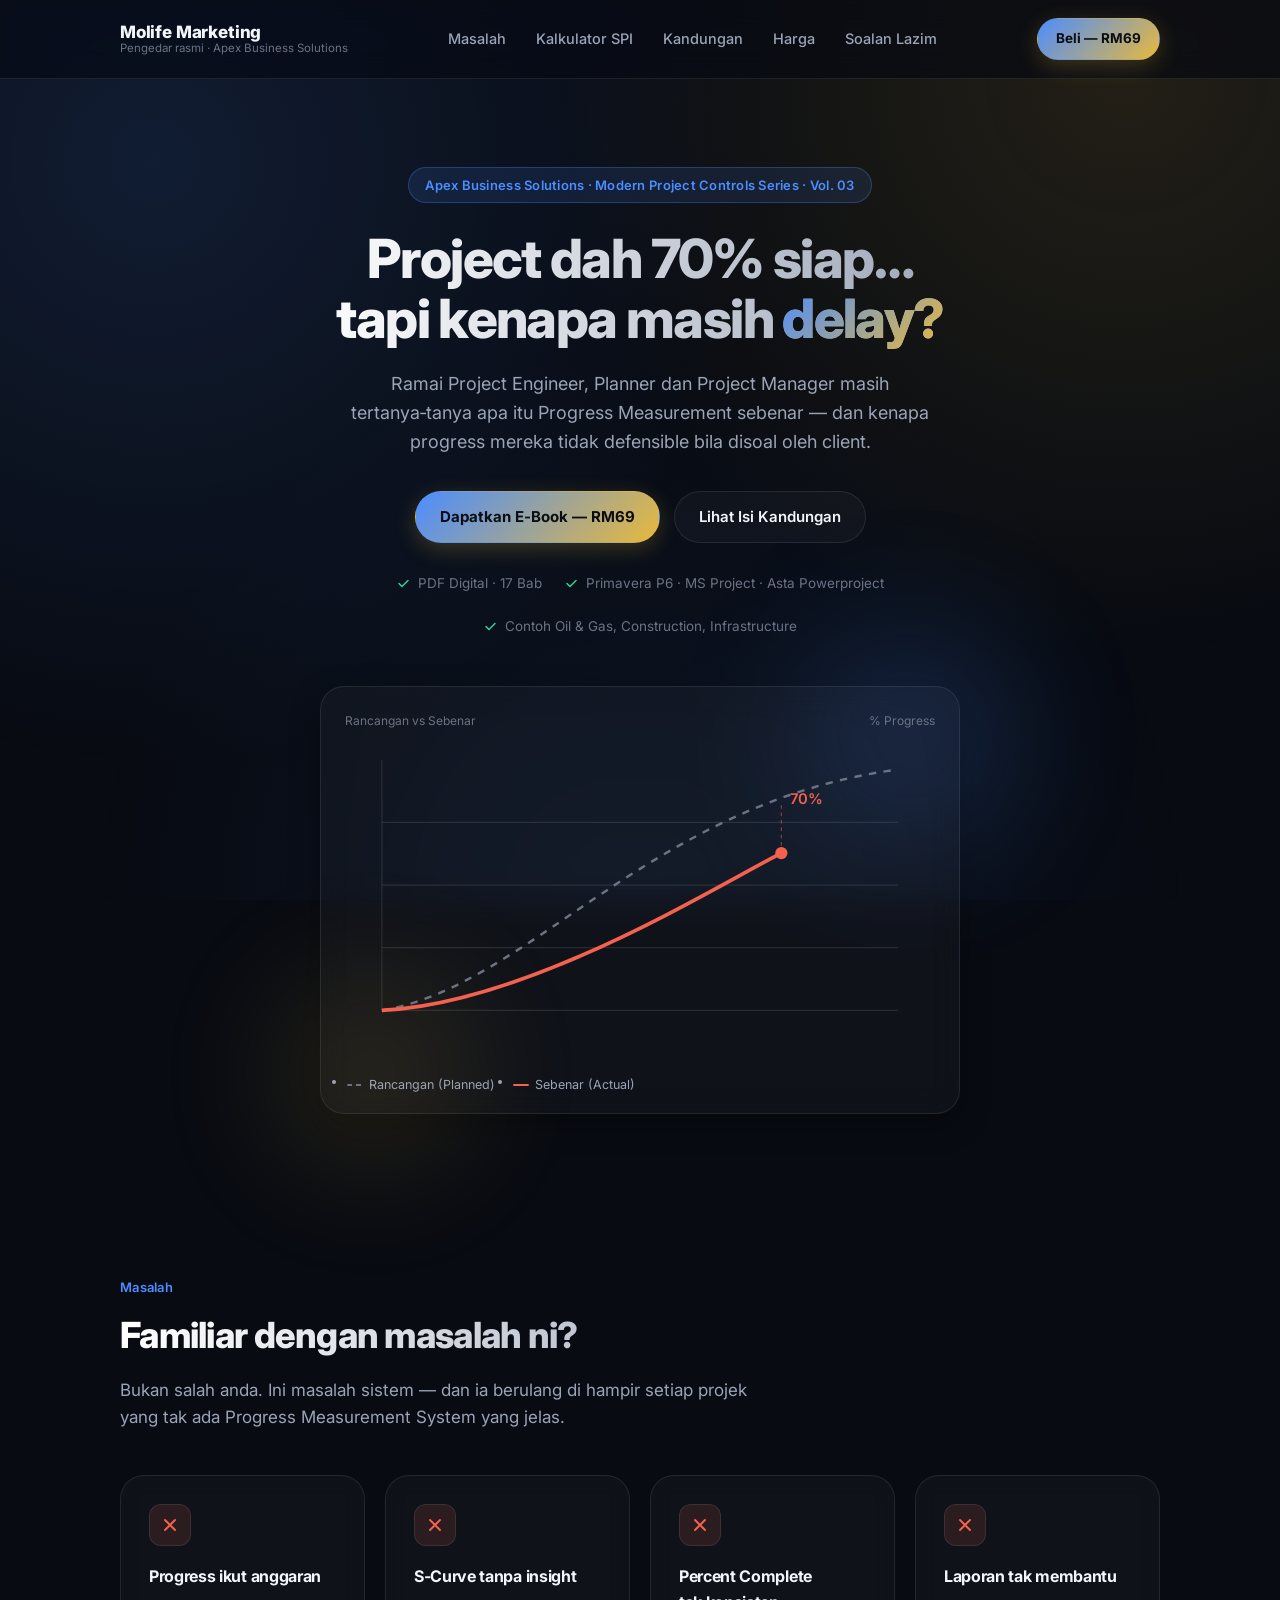
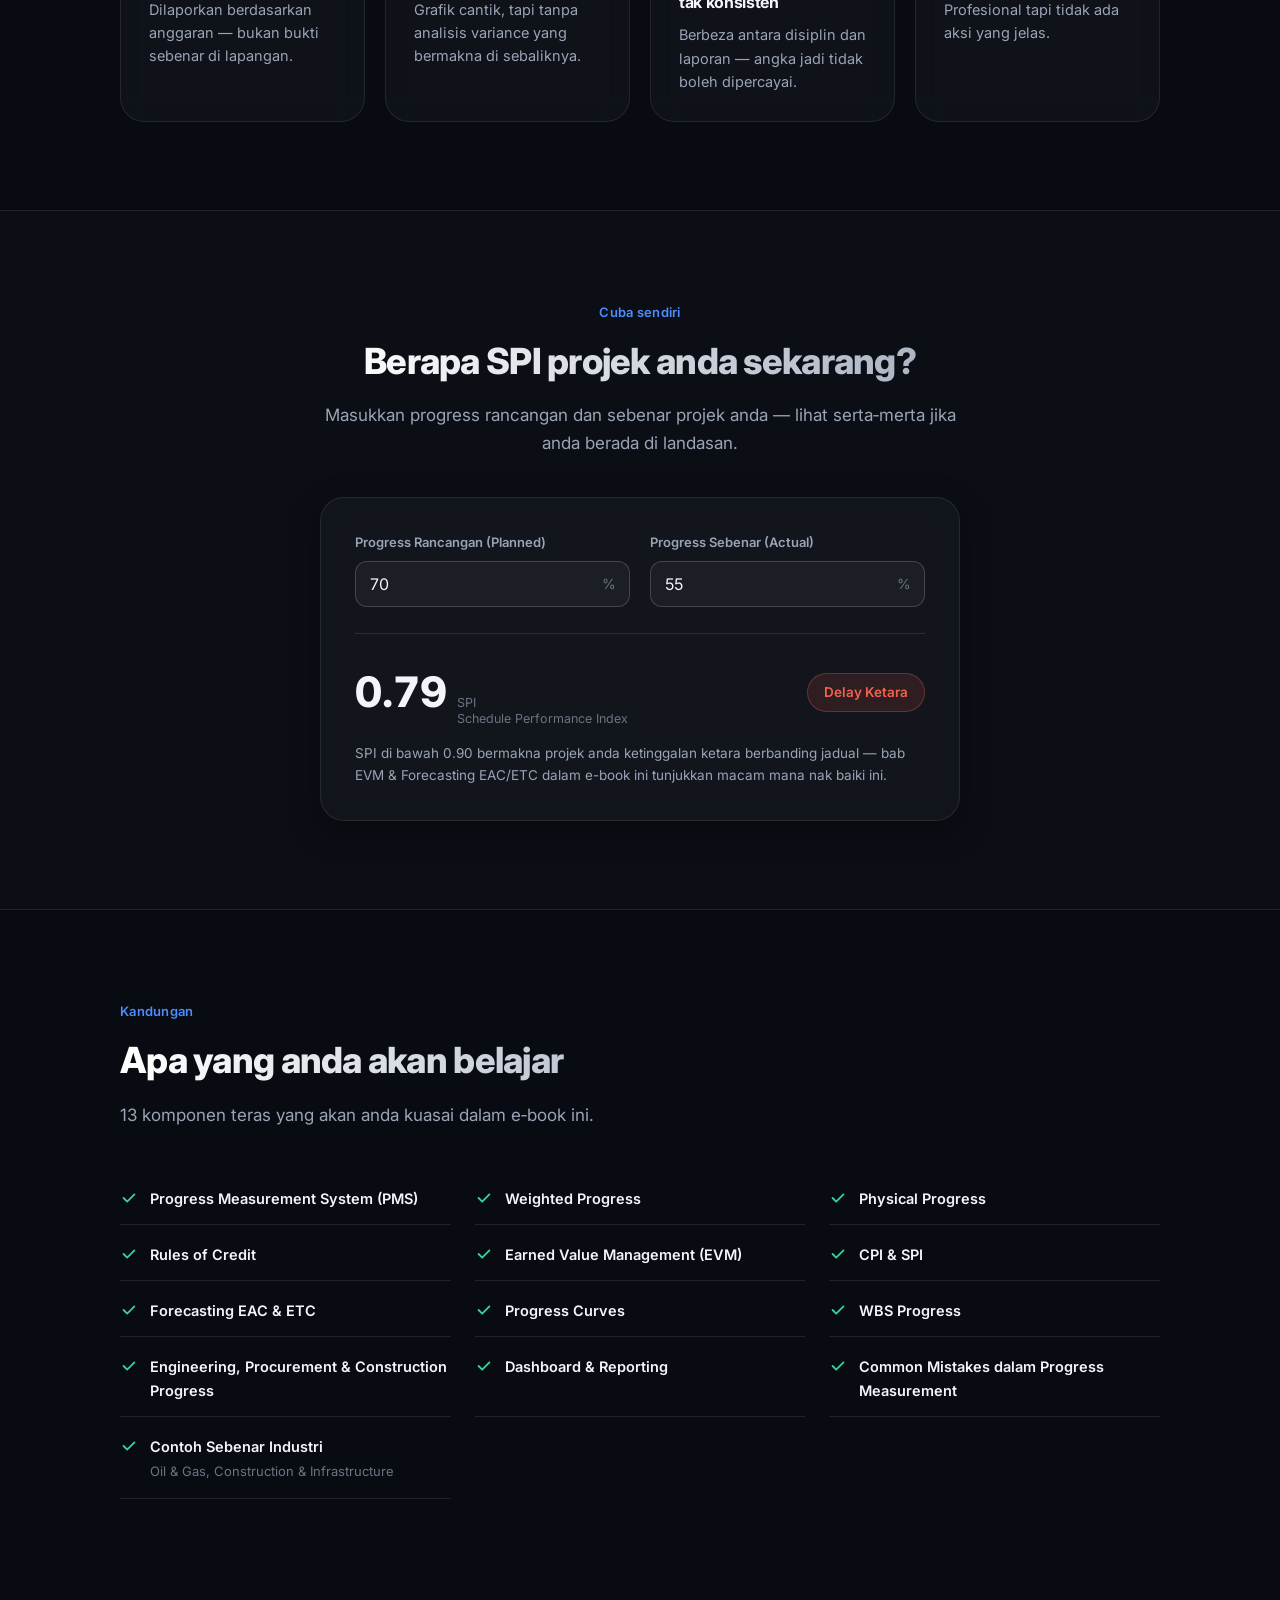
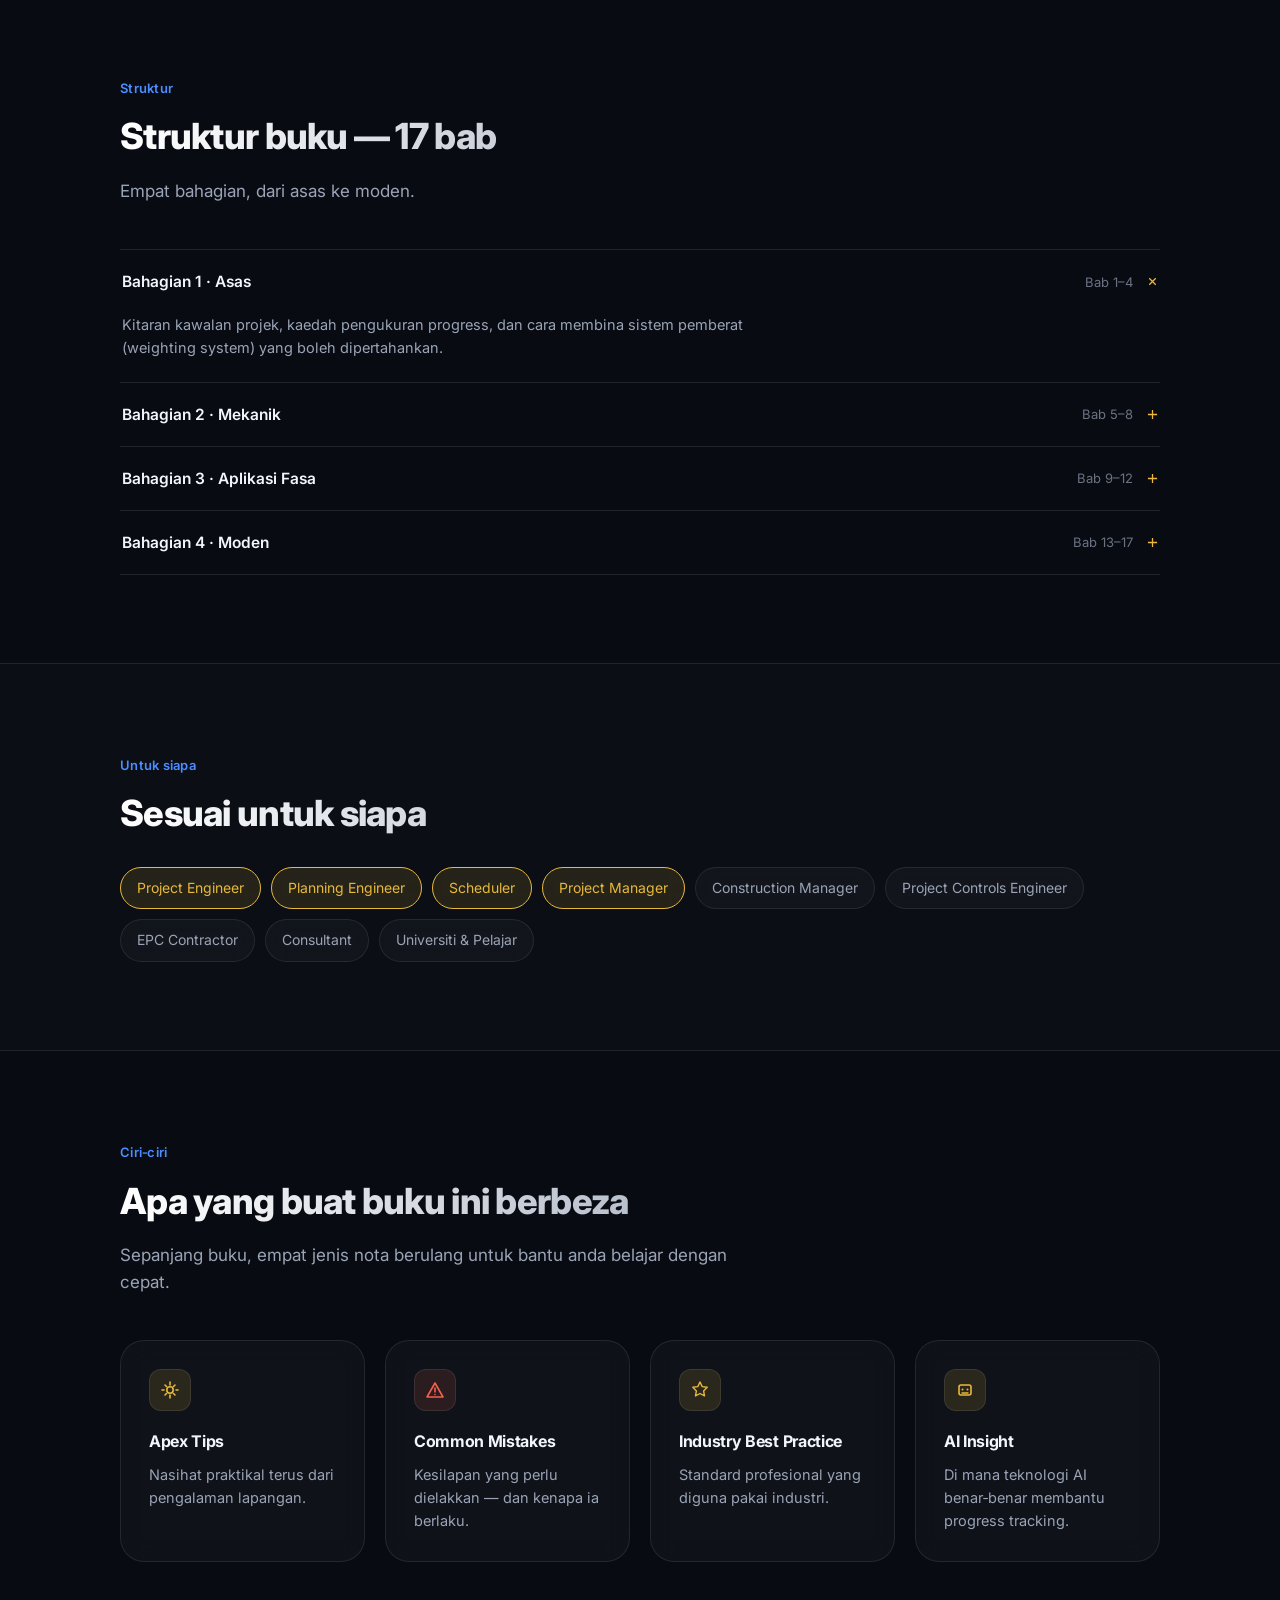
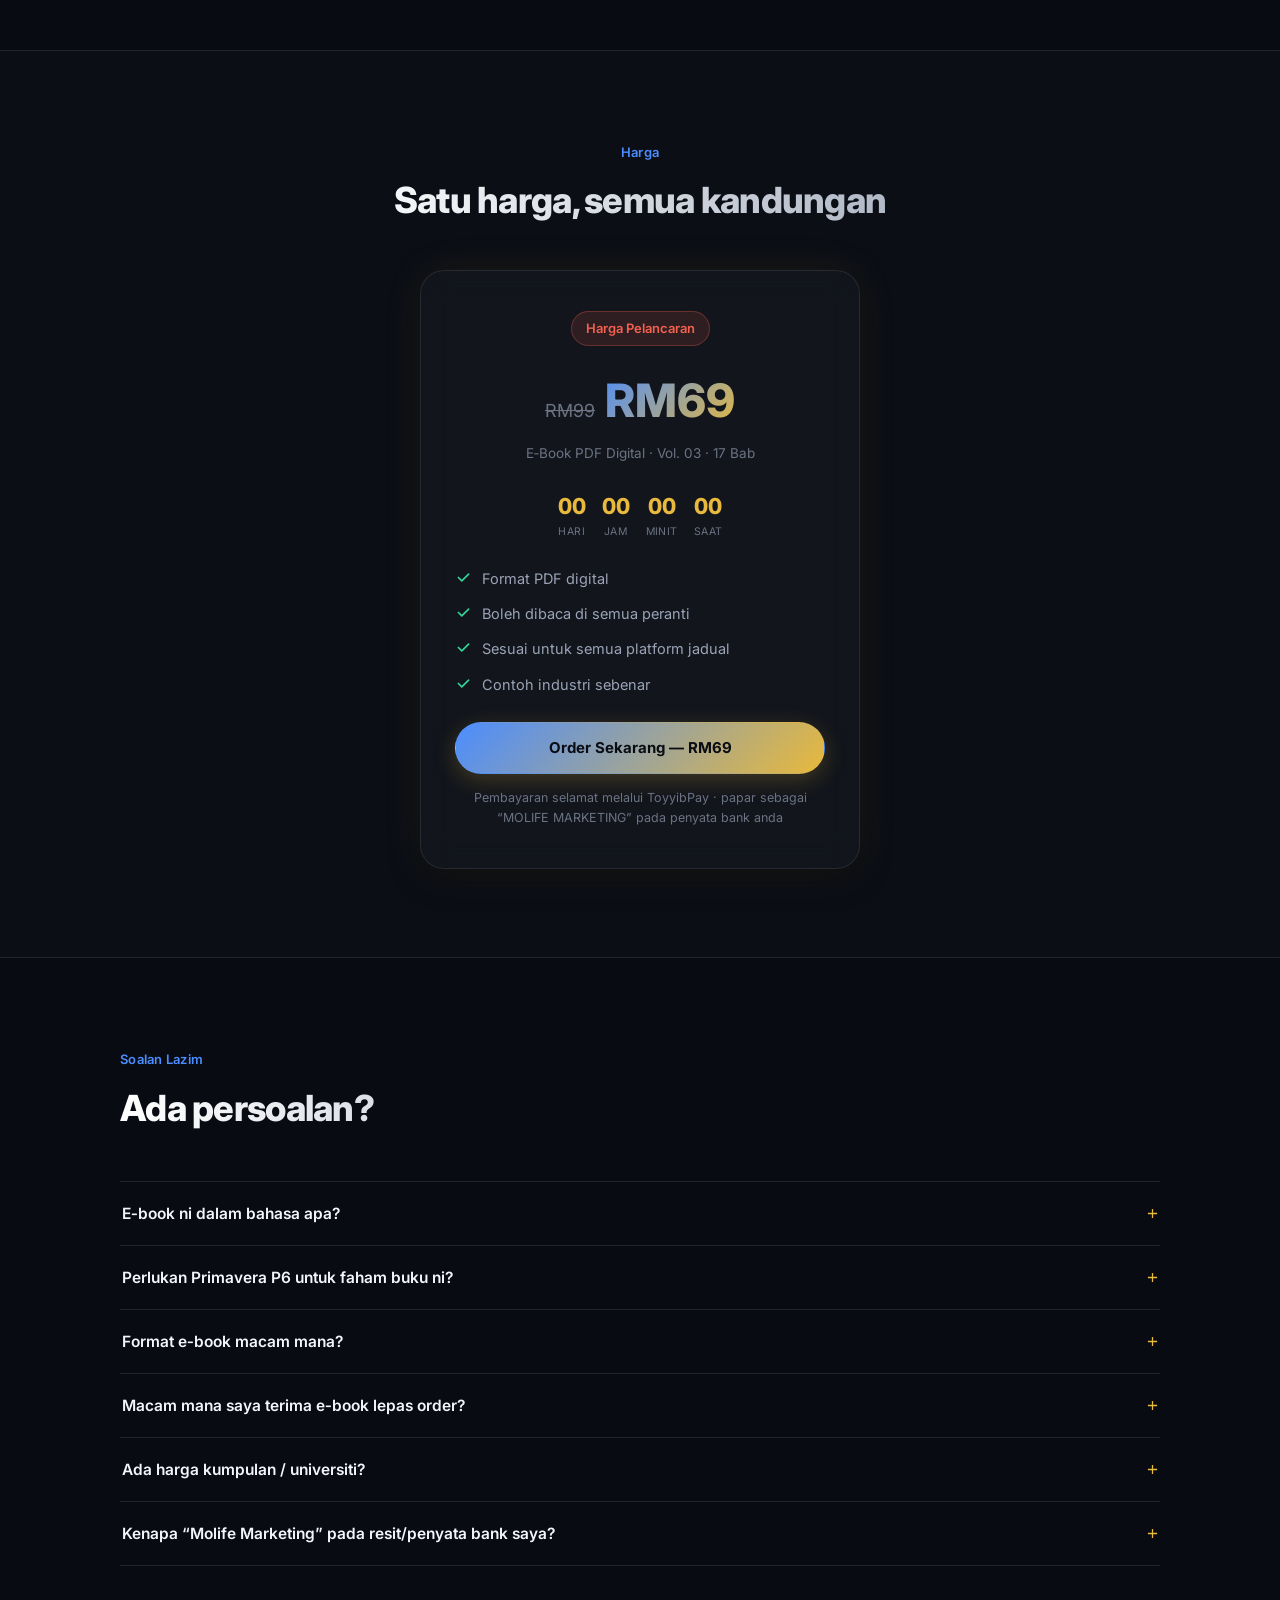
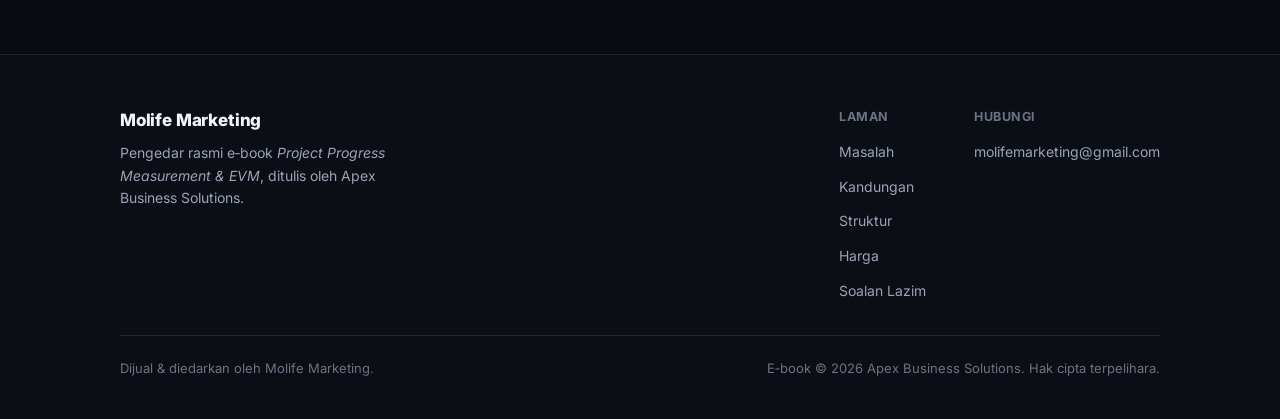
<file: index.html>
<!DOCTYPE html>
<html lang="ms">
<head>
<meta charset="UTF-8" />
<meta name="viewport" content="width=device-width, initial-scale=1.0" />
<title>Progress Measurement &amp; EVM — E-Book untuk Project Engineer, Planner &amp; PM | Molife Marketing</title>
<meta name="description" content="E-book Project Progress Measurement &amp; Earned Value Management — panduan praktikal untuk Project Engineer, Planning Engineer, Scheduler dan Project Manager. Harga pelancaran RM69 (dari RM99)." />
<meta name="theme-color" content="#123A6B" />
<link rel="icon" href="data:image/svg+xml,%3Csvg xmlns='http://www.w3.org/2000/svg' viewBox='0 0 100 100'%3E%3Crect width='100' height='100' rx='20' fill='%23123A6B'/%3E%3Cpath d='M22 72 L40 40 L55 58 L78 26' stroke='%23C9992E' stroke-width='8' fill='none' stroke-linecap='round' stroke-linejoin='round'/%3E%3C/svg%3E" />
<!-- Google Analytics 4 -->
<script async src="https://www.googletagmanager.com/gtag/js?id=G-4BRB1NLR6H"></script>
<script>
  window.dataLayer = window.dataLayer || [];
  function gtag(){dataLayer.push(arguments);}
  gtag('js', new Date());
  gtag('config', 'G-4BRB1NLR6H');
</script>
<!-- Facebook Pixel -->
<script>
  !function(f,b,e,v,n,t,s)
  {if(f.fbq)return;n=f.fbq=function(){n.callMethod?
  n.callMethod.apply(n,arguments):n.queue.push(arguments)};
  if(!f._fbq)f._fbq=n;n.push=n;n.loaded=!0;n.version='2.0';
  n.queue=[];t=b.createElement(e);t.async=!0;
  t.src=v;s=b.getElementsByTagName(e)[0];
  s.parentNode.insertBefore(t,s)}(window, document,'script',
  'https://connect.facebook.net/en_US/fbevents.js');
  fbq('init', '1345495384346175');
  fbq('track', 'PageView');
</script>
<noscript><img height="1" width="1" style="display:none" src="https://www.facebook.com/tr?id=1345495384346175&ev=PageView&noscript=1" /></noscript>
<link rel="preconnect" href="https://fonts.googleapis.com" />
<link rel="preconnect" href="https://fonts.gstatic.com" crossorigin />
<link href="https://fonts.googleapis.com/css2?family=Inter:wght@300;400;500;600;700;800&display=swap" rel="stylesheet" />
<link rel="stylesheet" href="style.css" />
</head>
<body>

<header>
  <div class="header-main">
    <div class="wrap">
      <a href="#hero" class="brand">
        <span class="brand-mark">Molife Marketing</span>
        <span class="brand-sub">Pengedar rasmi &middot; Apex Business Solutions</span>
      </a>
      <nav class="desktop-nav">
        <a href="#masalah">Masalah</a>
        <a href="#kalkulator">Kalkulator SPI</a>
        <a href="#kandungan">Kandungan</a>
        <a href="#harga">Harga</a>
        <a href="#faq">Soalan Lazim</a>
      </nav>
      <a href="https://toyyibpay.com/EVM" class="btn btn-primary btn-sm nav-cta">Beli — RM69</a>
    </div>
  </div>
</header>

<main>

<section id="hero">
  <div class="wrap hero-inner">
    <span class="hero-eyebrow">Apex Business Solutions &middot; Modern Project Controls Series &middot; Vol. 03</span>
    <h1 class="headline">Project dah 70% siap&hellip; tapi kenapa masih <em>delay?</em></h1>
    <p class="hero-sub">Ramai Project Engineer, Planner dan Project Manager masih tertanya&#8209;tanya apa itu Progress Measurement sebenar &mdash; dan kenapa progress mereka tidak defensible bila disoal oleh client.</p>
    <div class="hero-ctas">
      <a href="https://toyyibpay.com/EVM" class="btn btn-primary" id="cta-primary">Dapatkan E&#8209;Book &mdash; RM69</a>
      <a href="#kandungan" class="btn btn-outline">Lihat Isi Kandungan</a>
    </div>
    <ul class="trust-row">
      <li><svg viewBox="0 0 20 20" fill="none"><path d="M4 10l4 4 8-8" stroke="currentColor" stroke-width="2" stroke-linecap="round" stroke-linejoin="round"/></svg>PDF Digital &middot; 17 Bab</li>
      <li><svg viewBox="0 0 20 20" fill="none"><path d="M4 10l4 4 8-8" stroke="currentColor" stroke-width="2" stroke-linecap="round" stroke-linejoin="round"/></svg>Primavera P6 &middot; MS Project &middot; Asta Powerproject</li>
      <li><svg viewBox="0 0 20 20" fill="none"><path d="M4 10l4 4 8-8" stroke="currentColor" stroke-width="2" stroke-linecap="round" stroke-linejoin="round"/></svg>Contoh Oil &amp; Gas, Construction, Infrastructure</li>
    </ul>

    <div class="chart-card">
      <div class="cap"><span>Rancangan vs Sebenar</span><span>% Progress</span></div>
      <svg viewBox="0 0 480 260" role="img" aria-label="Graf menunjukkan jurang antara progress rancangan dan progress sebenar pada 70%">
        <line x1="30" y1="16" x2="30" y2="220" stroke="var(--border)" stroke-width="1"/>
        <line x1="30" y1="220" x2="450" y2="220" stroke="var(--border)" stroke-width="1"/>
        <g stroke="var(--border)" stroke-width="1">
          <line x1="30" y1="169" x2="450" y2="169"/>
          <line x1="30" y1="118" x2="450" y2="118"/>
          <line x1="30" y1="67" x2="450" y2="67"/>
        </g>
        <path class="draw-dashed" d="M30,220 C150,200 250,50 450,24" fill="none" stroke="var(--ink-faint)" stroke-width="2" stroke-dasharray="6 6"/>
        <path class="draw delay" d="M30,220 C150,214 300,120 355,92" fill="none" stroke="var(--danger)" stroke-width="3"/>
        <circle class="pulse" cx="355" cy="92" r="5" fill="var(--danger)"/>
        <line x1="355" y1="92" x2="355" y2="50" stroke="var(--danger)" stroke-width="1" stroke-dasharray="3 3" opacity="0.5"/>
        <text x="362" y="52" font-size="12" font-weight="600" fill="var(--danger)">70%</text>
      </svg>
      <ul class="legend-mini">
        <li><span><i class="swatch dash"></i>Rancangan (Planned)</span></li>
        <li><span><i class="swatch solid"></i>Sebenar (Actual)</span></li>
      </ul>
    </div>
  </div>
</section>

<section id="masalah" class="section reveal">
  <div class="wrap">
    <div class="section-head">
      <span class="eyebrow">Masalah</span>
      <h2>Familiar dengan masalah ni?</h2>
      <p class="lead" style="margin-top:12px">Bukan salah anda. Ini masalah sistem &mdash; dan ia berulang di hampir setiap projek yang tak ada Progress Measurement System yang jelas.</p>
    </div>
    <div class="card-grid">
      <div class="card">
        <div class="card-icon danger"><svg viewBox="0 0 20 20" fill="none"><path d="M5 5l10 10M15 5L5 15" stroke="currentColor" stroke-width="2" stroke-linecap="round"/></svg></div>
        <h3>Progress ikut anggaran</h3>
        <p>Dilaporkan berdasarkan anggaran &mdash; bukan bukti sebenar di lapangan.</p>
      </div>
      <div class="card">
        <div class="card-icon danger"><svg viewBox="0 0 20 20" fill="none"><path d="M5 5l10 10M15 5L5 15" stroke="currentColor" stroke-width="2" stroke-linecap="round"/></svg></div>
        <h3>S-Curve tanpa insight</h3>
        <p>Grafik cantik, tapi tanpa analisis variance yang bermakna di sebaliknya.</p>
      </div>
      <div class="card">
        <div class="card-icon danger"><svg viewBox="0 0 20 20" fill="none"><path d="M5 5l10 10M15 5L5 15" stroke="currentColor" stroke-width="2" stroke-linecap="round"/></svg></div>
        <h3>Percent Complete tak konsisten</h3>
        <p>Berbeza antara disiplin dan laporan &mdash; angka jadi tidak boleh dipercayai.</p>
      </div>
      <div class="card">
        <div class="card-icon danger"><svg viewBox="0 0 20 20" fill="none"><path d="M5 5l10 10M15 5L5 15" stroke="currentColor" stroke-width="2" stroke-linecap="round"/></svg></div>
        <h3>Laporan tak membantu</h3>
        <p>Profesional tapi tidak ada aksi yang jelas.</p>
      </div>
    </div>
  </div>
</section>

<section id="kalkulator" class="section section-soft reveal">
  <div class="wrap">
    <div class="section-head" style="margin:0 auto 40px;text-align:center">
      <span class="eyebrow">Cuba sendiri</span>
      <h2>Berapa SPI projek anda sekarang?</h2>
      <p class="lead" style="margin:12px auto 0">Masukkan progress rancangan dan sebenar projek anda &mdash; lihat serta&#8209;merta jika anda berada di landasan.</p>
    </div>
    <div class="calc-card">
      <div class="calc-grid">
        <div class="calc-field">
          <label for="calc-planned">Progress Rancangan (Planned)</label>
          <div class="input-wrap"><input type="number" id="calc-planned" min="0" max="100" value="70" /><span class="unit">%</span></div>
        </div>
        <div class="calc-field">
          <label for="calc-actual">Progress Sebenar (Actual)</label>
          <div class="input-wrap"><input type="number" id="calc-actual" min="0" max="100" value="55" /><span class="unit">%</span></div>
        </div>
      </div>
      <div class="calc-result">
        <div class="calc-spi">
          <span class="num" id="calc-spi-value">0.00</span>
          <span class="label">SPI<br>Schedule Performance Index</span>
        </div>
        <span class="calc-badge" id="calc-badge">&mdash;</span>
      </div>
      <p class="calc-note" id="calc-note"></p>
    </div>
  </div>
</section>

<section id="kandungan" class="section reveal">
  <div class="wrap">
    <div class="section-head">
      <span class="eyebrow">Kandungan</span>
      <h2>Apa yang anda akan belajar</h2>
      <p class="lead" style="margin-top:12px">13 komponen teras yang akan anda kuasai dalam e&#8209;book ini.</p>
    </div>
    <div class="check-grid">
      <div class="check-item"><svg viewBox="0 0 20 20" fill="none"><path d="M4 10l4 4 8-8" stroke="currentColor" stroke-width="2" stroke-linecap="round" stroke-linejoin="round"/></svg><b>Progress Measurement System (PMS)</b></div>
      <div class="check-item"><svg viewBox="0 0 20 20" fill="none"><path d="M4 10l4 4 8-8" stroke="currentColor" stroke-width="2" stroke-linecap="round" stroke-linejoin="round"/></svg><b>Weighted Progress</b></div>
      <div class="check-item"><svg viewBox="0 0 20 20" fill="none"><path d="M4 10l4 4 8-8" stroke="currentColor" stroke-width="2" stroke-linecap="round" stroke-linejoin="round"/></svg><b>Physical Progress</b></div>
      <div class="check-item"><svg viewBox="0 0 20 20" fill="none"><path d="M4 10l4 4 8-8" stroke="currentColor" stroke-width="2" stroke-linecap="round" stroke-linejoin="round"/></svg><b>Rules of Credit</b></div>
      <div class="check-item"><svg viewBox="0 0 20 20" fill="none"><path d="M4 10l4 4 8-8" stroke="currentColor" stroke-width="2" stroke-linecap="round" stroke-linejoin="round"/></svg><b>Earned Value Management (EVM)</b></div>
      <div class="check-item"><svg viewBox="0 0 20 20" fill="none"><path d="M4 10l4 4 8-8" stroke="currentColor" stroke-width="2" stroke-linecap="round" stroke-linejoin="round"/></svg><b>CPI &amp; SPI</b></div>
      <div class="check-item"><svg viewBox="0 0 20 20" fill="none"><path d="M4 10l4 4 8-8" stroke="currentColor" stroke-width="2" stroke-linecap="round" stroke-linejoin="round"/></svg><b>Forecasting EAC &amp; ETC</b></div>
      <div class="check-item"><svg viewBox="0 0 20 20" fill="none"><path d="M4 10l4 4 8-8" stroke="currentColor" stroke-width="2" stroke-linecap="round" stroke-linejoin="round"/></svg><b>Progress Curves</b></div>
      <div class="check-item"><svg viewBox="0 0 20 20" fill="none"><path d="M4 10l4 4 8-8" stroke="currentColor" stroke-width="2" stroke-linecap="round" stroke-linejoin="round"/></svg><b>WBS Progress</b></div>
      <div class="check-item"><svg viewBox="0 0 20 20" fill="none"><path d="M4 10l4 4 8-8" stroke="currentColor" stroke-width="2" stroke-linecap="round" stroke-linejoin="round"/></svg><b>Engineering, Procurement &amp; Construction Progress</b></div>
      <div class="check-item"><svg viewBox="0 0 20 20" fill="none"><path d="M4 10l4 4 8-8" stroke="currentColor" stroke-width="2" stroke-linecap="round" stroke-linejoin="round"/></svg><b>Dashboard &amp; Reporting</b></div>
      <div class="check-item"><svg viewBox="0 0 20 20" fill="none"><path d="M4 10l4 4 8-8" stroke="currentColor" stroke-width="2" stroke-linecap="round" stroke-linejoin="round"/></svg><b>Common Mistakes dalam Progress Measurement</b></div>
      <div class="check-item"><svg viewBox="0 0 20 20" fill="none"><path d="M4 10l4 4 8-8" stroke="currentColor" stroke-width="2" stroke-linecap="round" stroke-linejoin="round"/></svg><div><b>Contoh Sebenar Industri</b><span class="note">Oil &amp; Gas, Construction &amp; Infrastructure</span></div></div>
    </div>
  </div>
</section>

<section id="struktur" class="section reveal">
  <div class="wrap">
    <div class="section-head">
      <span class="eyebrow">Struktur</span>
      <h2>Struktur buku &mdash; 17 bab</h2>
      <p class="lead" style="margin-top:12px">Empat bahagian, dari asas ke moden.</p>
    </div>
    <div class="accordion" id="accordion-struktur">
      <div class="acc-item open">
        <button class="acc-head" aria-expanded="true">
          <span class="acc-title">Bahagian 1 &middot; Asas</span>
          <span style="display:flex;align-items:center"><span class="acc-range">Bab 1&ndash;4</span><svg class="acc-chevron" viewBox="0 0 12 12"><path d="M6 1 V11 M1 6 H11" stroke="currentColor" stroke-width="1.4"/></svg></span>
        </button>
        <div class="acc-body" style="max-height:120px">
          <div class="acc-body-inner">Kitaran kawalan projek, kaedah pengukuran progress, dan cara membina sistem pemberat (weighting system) yang boleh dipertahankan.</div>
        </div>
      </div>
      <div class="acc-item">
        <button class="acc-head" aria-expanded="false">
          <span class="acc-title">Bahagian 2 &middot; Mekanik</span>
          <span style="display:flex;align-items:center"><span class="acc-range">Bab 5&ndash;8</span><svg class="acc-chevron" viewBox="0 0 12 12"><path d="M6 1 V11 M1 6 H11" stroke="currentColor" stroke-width="1.4"/></svg></span>
        </button>
        <div class="acc-body">
          <div class="acc-body-inner">Implementasi weighted progress dalam Primavera P6, Earned Value Management dengan contoh terperinci, analisis S-curve, dan rules of credit standard industri.</div>
        </div>
      </div>
      <div class="acc-item">
        <button class="acc-head" aria-expanded="false">
          <span class="acc-title">Bahagian 3 &middot; Aplikasi Fasa</span>
          <span style="display:flex;align-items:center"><span class="acc-range">Bab 9&ndash;12</span><svg class="acc-chevron" viewBox="0 0 12 12"><path d="M6 1 V11 M1 6 H11" stroke="currentColor" stroke-width="1.4"/></svg></span>
        </button>
        <div class="acc-body">
          <div class="acc-body-inner">Aplikasi kepada setiap fasa projek &mdash; Engineering, Procurement dan Construction &mdash; dengan measurement matrix ready-to-use.</div>
        </div>
      </div>
      <div class="acc-item">
        <button class="acc-head" aria-expanded="false">
          <span class="acc-title">Bahagian 4 &middot; Moden</span>
          <span style="display:flex;align-items:center"><span class="acc-range">Bab 13&ndash;17</span><svg class="acc-chevron" viewBox="0 0 12 12"><path d="M6 1 V11 M1 6 H11" stroke="currentColor" stroke-width="1.4"/></svg></span>
        </button>
        <div class="acc-body">
          <div class="acc-body-inner">Dashboard Power BI, aplikasi AI dalam progress tracking, governance gaya EPC/owner, kajian kes sebenar, dan template library yang disertakan bersama buku.</div>
        </div>
      </div>
    </div>
  </div>
</section>

<section id="untuk-siapa" class="section section-soft reveal">
  <div class="wrap">
    <div class="section-head" style="margin-bottom:24px">
      <span class="eyebrow">Untuk siapa</span>
      <h2>Sesuai untuk siapa</h2>
    </div>
    <ul class="tag-cloud">
      <li class="tag hot">Project Engineer</li>
      <li class="tag hot">Planning Engineer</li>
      <li class="tag hot">Scheduler</li>
      <li class="tag hot">Project Manager</li>
      <li class="tag">Construction Manager</li>
      <li class="tag">Project Controls Engineer</li>
      <li class="tag">EPC Contractor</li>
      <li class="tag">Consultant</li>
      <li class="tag">Universiti &amp; Pelajar</li>
    </ul>
  </div>
</section>

<section id="legenda" class="section reveal">
  <div class="wrap">
    <div class="section-head">
      <span class="eyebrow">Ciri&#8209;ciri</span>
      <h2>Apa yang buat buku ini berbeza</h2>
      <p class="lead" style="margin-top:12px">Sepanjang buku, empat jenis nota berulang untuk bantu anda belajar dengan cepat.</p>
    </div>
    <div class="card-grid">
      <div class="card">
        <div class="card-icon accent"><svg viewBox="0 0 20 20" fill="none"><path d="M10 2v3M10 15v3M4 10H2M18 10h-2M5 5l1.5 1.5M15 5l-1.5 1.5M5 15l1.5-1.5M15 15l-1.5-1.5" stroke="currentColor" stroke-width="1.6" stroke-linecap="round"/><circle cx="10" cy="10" r="3.2" stroke="currentColor" stroke-width="1.6"/></svg></div>
        <h3>Apex Tips</h3>
        <p>Nasihat praktikal terus dari pengalaman lapangan.</p>
      </div>
      <div class="card">
        <div class="card-icon danger"><svg viewBox="0 0 20 20" fill="none"><path d="M10 3l8 14H2L10 3z" stroke="currentColor" stroke-width="1.6" stroke-linejoin="round"/><path d="M10 8v4M10 14.5v.1" stroke="currentColor" stroke-width="1.6" stroke-linecap="round"/></svg></div>
        <h3>Common Mistakes</h3>
        <p>Kesilapan yang perlu dielakkan &mdash; dan kenapa ia berlaku.</p>
      </div>
      <div class="card">
        <div class="card-icon accent"><svg viewBox="0 0 20 20" fill="none"><path d="M10 2l2.2 4.6 5 .7-3.6 3.6.9 5-4.5-2.4-4.5 2.4.9-5-3.6-3.6 5-.7L10 2z" stroke="currentColor" stroke-width="1.4" stroke-linejoin="round"/></svg></div>
        <h3>Industry Best Practice</h3>
        <p>Standard profesional yang diguna pakai industri.</p>
      </div>
      <div class="card">
        <div class="card-icon accent"><svg viewBox="0 0 20 20" fill="none"><rect x="4" y="5" width="12" height="10" rx="2" stroke="currentColor" stroke-width="1.6"/><circle cx="7.5" cy="9.5" r="1" fill="currentColor"/><circle cx="12.5" cy="9.5" r="1" fill="currentColor"/><path d="M7 13h6" stroke="currentColor" stroke-width="1.4" stroke-linecap="round"/></svg></div>
        <h3>AI Insight</h3>
        <p>Di mana teknologi AI benar&#8209;benar membantu progress tracking.</p>
      </div>
    </div>
  </div>
</section>

<section id="harga" class="section section-soft reveal">
  <div class="wrap">
    <div class="section-head" style="margin:0 auto 40px;text-align:center">
      <span class="eyebrow">Harga</span>
      <h2>Satu harga, semua kandungan</h2>
    </div>
    <div class="pricing-card">
      <span class="pricing-badge">Harga Pelancaran</span>
      <div class="price-row"><span class="price-old">RM99</span><span class="price-new">RM69</span></div>
      <p class="price-note">E&#8209;Book PDF Digital &middot; Vol. 03 &middot; 17 Bab</p>
      <div class="countdown" id="countdown">
        <div><span class="num" id="cd-d">00</span><div class="lbl">Hari</div></div>
        <div><span class="num" id="cd-h">00</span><div class="lbl">Jam</div></div>
        <div><span class="num" id="cd-m">00</span><div class="lbl">Minit</div></div>
        <div><span class="num" id="cd-s">00</span><div class="lbl">Saat</div></div>
      </div>
      <ul class="pricing-list">
        <li><svg viewBox="0 0 20 20" fill="none"><path d="M4 10l4 4 8-8" stroke="currentColor" stroke-width="2" stroke-linecap="round" stroke-linejoin="round"/></svg>Format PDF digital</li>
        <li><svg viewBox="0 0 20 20" fill="none"><path d="M4 10l4 4 8-8" stroke="currentColor" stroke-width="2" stroke-linecap="round" stroke-linejoin="round"/></svg>Boleh dibaca di semua peranti</li>
        <li><svg viewBox="0 0 20 20" fill="none"><path d="M4 10l4 4 8-8" stroke="currentColor" stroke-width="2" stroke-linecap="round" stroke-linejoin="round"/></svg>Sesuai untuk semua platform jadual</li>
        <li><svg viewBox="0 0 20 20" fill="none"><path d="M4 10l4 4 8-8" stroke="currentColor" stroke-width="2" stroke-linecap="round" stroke-linejoin="round"/></svg>Contoh industri sebenar</li>
      </ul>
      <a href="https://toyyibpay.com/EVM" class="btn btn-primary btn-block">Order Sekarang &mdash; RM69</a>
      <p class="gateway-note">Pembayaran selamat melalui ToyyibPay &middot; papar sebagai &ldquo;MOLIFE MARKETING&rdquo; pada penyata bank anda</p>
    </div>
  </div>
</section>

<section id="faq" class="section reveal">
  <div class="wrap">
    <div class="section-head">
      <span class="eyebrow">Soalan Lazim</span>
      <h2>Ada persoalan?</h2>
    </div>
    <div class="accordion">
      <div class="acc-item">
        <button class="acc-head" aria-expanded="false">
          <span class="acc-title">E&#8209;book ni dalam bahasa apa?</span>
          <svg class="acc-chevron" viewBox="0 0 12 12"><path d="M6 1 V11 M1 6 H11" stroke="currentColor" stroke-width="1.4"/></svg>
        </button>
        <div class="acc-body"><div class="acc-body-inner">Kandungan penuh e&#8209;book dalam Bahasa Inggeris, ditulis untuk professional project controls antarabangsa. Landing page ini sahaja dalam Bahasa Malaysia.</div></div>
      </div>
      <div class="acc-item">
        <button class="acc-head" aria-expanded="false">
          <span class="acc-title">Perlukan Primavera P6 untuk faham buku ni?</span>
          <svg class="acc-chevron" viewBox="0 0 12 12"><path d="M6 1 V11 M1 6 H11" stroke="currentColor" stroke-width="1.4"/></svg>
        </button>
        <div class="acc-body"><div class="acc-body-inner">Tidak. Prinsip yang diajar adalah platform&#8209;agnostic &mdash; sesuai untuk P6, Oracle Primavera Cloud, Microsoft Project, Asta Powerproject atau mana&#8209;mana tool jadual anda guna. P6 dijadikan rujukan sahaja bila langkah software ditunjukkan.</div></div>
      </div>
      <div class="acc-item">
        <button class="acc-head" aria-expanded="false">
          <span class="acc-title">Format e&#8209;book macam mana?</span>
          <svg class="acc-chevron" viewBox="0 0 12 12"><path d="M6 1 V11 M1 6 H11" stroke="currentColor" stroke-width="1.4"/></svg>
        </button>
        <div class="acc-body"><div class="acc-body-inner">PDF digital, boleh dibaca di komputer, tablet atau telefon.</div></div>
      </div>
      <div class="acc-item">
        <button class="acc-head" aria-expanded="false">
          <span class="acc-title">Macam mana saya terima e&#8209;book lepas order?</span>
          <svg class="acc-chevron" viewBox="0 0 12 12"><path d="M6 1 V11 M1 6 H11" stroke="currentColor" stroke-width="1.4"/></svg>
        </button>
        <div class="acc-body"><div class="acc-body-inner">Selepas pembayaran berjaya melalui ToyyibPay, anda akan dibawa terus ke halaman muat turun. Pautan yang sama turut dihantar ke email anda.</div></div>
      </div>
      <div class="acc-item">
        <button class="acc-head" aria-expanded="false">
          <span class="acc-title">Ada harga kumpulan / universiti?</span>
          <svg class="acc-chevron" viewBox="0 0 12 12"><path d="M6 1 V11 M1 6 H11" stroke="currentColor" stroke-width="1.4"/></svg>
        </button>
        <div class="acc-body"><div class="acc-body-inner">Ada &mdash; Emel <a href="mailto:molifemarketing@gmail.com" style="text-decoration:underline">molifemarketing@gmail.com</a> untuk harga kumpulan/bulk.</div></div>
      </div>
      <div class="acc-item">
        <button class="acc-head" aria-expanded="false">
          <span class="acc-title">Kenapa &ldquo;Molife Marketing&rdquo; pada resit/penyata bank saya?</span>
          <svg class="acc-chevron" viewBox="0 0 12 12"><path d="M6 1 V11 M1 6 H11" stroke="currentColor" stroke-width="1.4"/></svg>
        </button>
        <div class="acc-body"><div class="acc-body-inner">Molife Marketing ialah pengedar rasmi yang memproses pembayaran e&#8209;book ini melalui ToyyibPay. E&#8209;book itu sendiri ditulis dan diterbitkan oleh Apex Business Solutions.</div></div>
      </div>
    </div>
  </div>
</section>

</main>

<footer>
  <div class="wrap">
    <div class="footer-top">
      <div class="footer-brand">
        <span class="brand-mark">Molife Marketing</span>
        <p>Pengedar rasmi e&#8209;book <em>Project Progress Measurement &amp; EVM</em>, ditulis oleh Apex Business Solutions.</p>
      </div>
      <div class="footer-links">
        <div>
          <h4>Laman</h4>
          <ul>
            <li><a href="#masalah">Masalah</a></li>
            <li><a href="#kandungan">Kandungan</a></li>
            <li><a href="#struktur">Struktur</a></li>
            <li><a href="#harga">Harga</a></li>
            <li><a href="#faq">Soalan Lazim</a></li>
          </ul>
        </div>
        <div>
          <h4>Hubungi</h4>
          <ul>
            <li><a href="mailto:molifemarketing@gmail.com">molifemarketing@gmail.com</a></li>
          </ul>
        </div>
      </div>
    </div>
    <div class="footer-bottom">
      <span>Dijual &amp; diedarkan oleh Molife Marketing.</span>
      <span>E&#8209;book &copy; 2026 Apex Business Solutions. Hak cipta terpelihara.</span>
    </div>
  </div>
</footer>

<div id="sticky-cta">
  <span class="price"><s>RM99</s> RM69</span>
  <a href="https://toyyibpay.com/EVM" class="btn btn-primary btn-sm">Order Sekarang</a>
</div>

<script>
(function(){
  var sticky = document.getElementById('sticky-cta');
  function onScroll(){
    if (window.scrollY > 500) sticky.classList.add('show'); else sticky.classList.remove('show');
  }
  document.addEventListener('scroll', onScroll, {passive:true});
  onScroll();

  if ('IntersectionObserver' in window){
    var io = new IntersectionObserver(function(entries){
      entries.forEach(function(e){ if(e.isIntersecting){ e.target.classList.add('is-visible'); io.unobserve(e.target);} });
    }, {threshold:0.1});
    document.querySelectorAll('.reveal').forEach(function(el){ io.observe(el); });
  } else {
    document.querySelectorAll('.reveal').forEach(function(el){ el.classList.add('is-visible'); });
  }

  function bindAccordion(root, exclusive){
    var items = root.querySelectorAll('.acc-item');
    items.forEach(function(item){
      var head = item.querySelector('.acc-head');
      var body = item.querySelector('.acc-body');
      head.addEventListener('click', function(){
        var isOpen = item.classList.contains('open');
        if (exclusive){
          items.forEach(function(i){
            i.classList.remove('open');
            i.querySelector('.acc-head').setAttribute('aria-expanded','false');
            i.querySelector('.acc-body').style.maxHeight = null;
          });
        }
        if (!isOpen){
          item.classList.add('open');
          head.setAttribute('aria-expanded','true');
          body.style.maxHeight = body.scrollHeight + 'px';
        } else {
          item.classList.remove('open');
          head.setAttribute('aria-expanded','false');
          body.style.maxHeight = null;
        }
      });
    });
  }
  document.querySelectorAll('.accordion').forEach(function(acc){ bindAccordion(acc, acc.id === 'accordion-struktur' ? false : true); });

  var target = new Date('2026-07-16T23:59:59+08:00').getTime();
  function tick(){
    var now = Date.now();
    var diff = Math.max(0, target - now);
    var d = Math.floor(diff / 86400000);
    var h = Math.floor(diff % 86400000 / 3600000);
    var m = Math.floor(diff % 3600000 / 60000);
    var s = Math.floor(diff % 60000 / 1000);
    var pad = function(n){ return String(n).padStart(2,'0'); };
    document.getElementById('cd-d').textContent = pad(d);
    document.getElementById('cd-h').textContent = pad(h);
    document.getElementById('cd-m').textContent = pad(m);
    document.getElementById('cd-s').textContent = pad(s);
  }
  tick();
  setInterval(tick, 1000);

  var plannedInput = document.getElementById('calc-planned');
  var actualInput = document.getElementById('calc-actual');
  var spiValue = document.getElementById('calc-spi-value');
  var badge = document.getElementById('calc-badge');
  var note = document.getElementById('calc-note');
  function clamp(n){ return Math.min(100, Math.max(0, isNaN(n) ? 0 : n)); }
  function updateCalc(){
    var planned = clamp(parseFloat(plannedInput.value));
    var actual = clamp(parseFloat(actualInput.value));
    var spi = planned > 0 ? (actual / planned) : 0;
    spiValue.textContent = spi.toFixed(2);
    badge.className = 'calc-badge';
    if (spi >= 1){
      badge.classList.add('good');
      badge.textContent = 'On Track / Mendahului';
      note.textContent = 'SPI 1.00 ke atas bermakna projek anda menyamai atau mendahului jadual. Kekalkan momentum ini.';
    } else if (spi >= 0.9){
      badge.classList.add('warn');
      badge.textContent = 'Sedikit Ketinggalan';
      note.textContent = 'SPI antara 0.90–0.99 bermakna sedikit ketinggalan — masih boleh dipulihkan dengan recovery plan yang betul.';
    } else {
      badge.classList.add('bad');
      badge.textContent = 'Delay Ketara';
      note.textContent = 'SPI di bawah 0.90 bermakna projek anda ketinggalan ketara berbanding jadual — bab EVM & Forecasting EAC/ETC dalam e-book ini tunjukkan macam mana nak baiki ini.';
    }
  }
  plannedInput.addEventListener('input', updateCalc);
  actualInput.addEventListener('input', updateCalc);
  updateCalc();
})();
</script>
</body>
</html>
</file>
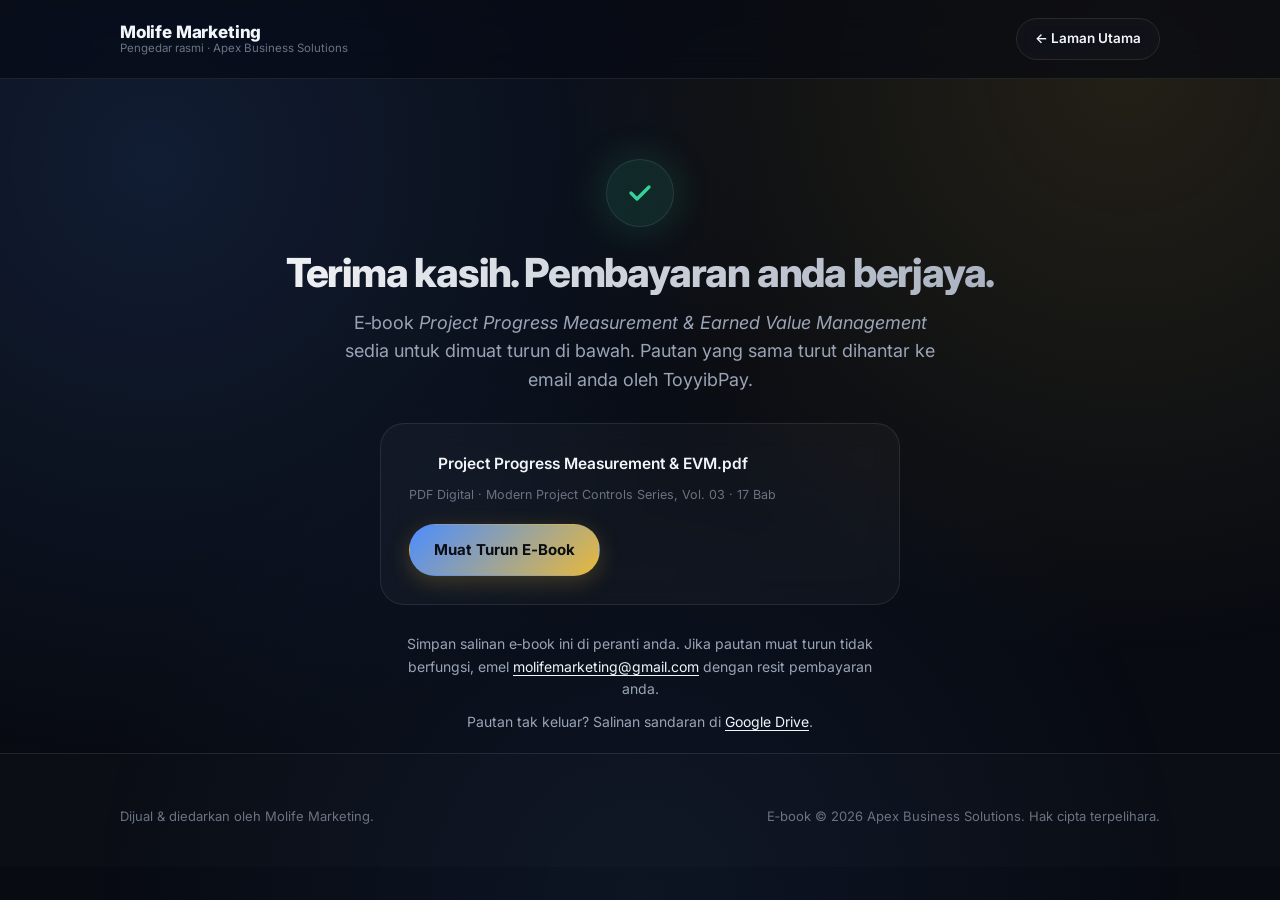
<file: terima-kasih.html>
<!DOCTYPE html>
<html lang="ms">
<head>
<meta charset="UTF-8" />
<meta name="viewport" content="width=device-width, initial-scale=1.0" />
<title>Pembayaran Diterima — Muat Turun E-Book | Molife Marketing</title>
<meta name="robots" content="noindex,nofollow" />
<meta name="theme-color" content="#123A6B" />
<link rel="icon" href="data:image/svg+xml,%3Csvg xmlns='http://www.w3.org/2000/svg' viewBox='0 0 100 100'%3E%3Crect width='100' height='100' rx='20' fill='%23123A6B'/%3E%3Cpath d='M22 72 L40 40 L55 58 L78 26' stroke='%23C9992E' stroke-width='8' fill='none' stroke-linecap='round' stroke-linejoin='round'/%3E%3C/svg%3E" />
<link rel="preconnect" href="https://fonts.googleapis.com" />
<link rel="preconnect" href="https://fonts.gstatic.com" crossorigin />
<link href="https://fonts.googleapis.com/css2?family=Inter:wght@300;400;500;600;700;800&display=swap" rel="stylesheet" />
<link rel="stylesheet" href="style.css" />
</head>
<body>

<header>
  <div class="header-main">
    <div class="wrap">
      <a href="index.html" class="brand">
        <span class="brand-mark">Molife Marketing</span>
        <span class="brand-sub">Pengedar rasmi &middot; Apex Business Solutions</span>
      </a>
      <a href="index.html" class="btn btn-outline btn-sm">&larr; Laman Utama</a>
    </div>
  </div>
</header>

<main>
<section class="status-hero">
  <div class="wrap">
    <div id="state-success">
      <div class="status-icon success"><svg viewBox="0 0 20 20" fill="none"><path d="M4 10l4 4 8-8" stroke="currentColor" stroke-width="2.2" stroke-linecap="round" stroke-linejoin="round"/></svg></div>
      <h1 class="headline" style="font-size:clamp(28px,4.2vw,40px);margin-bottom:14px">Terima kasih. Pembayaran anda berjaya.</h1>
      <p class="hero-sub" style="margin:0 auto">E&#8209;book <em>Project Progress Measurement &amp; Earned Value Management</em> sedia untuk dimuat turun di bawah. Pautan yang sama turut dihantar ke email anda oleh ToyyibPay.</p>
    </div>

    <div id="state-fail" style="display:none">
      <div class="status-icon fail"><svg viewBox="0 0 20 20" fill="none"><path d="M6 6l8 8M14 6l-8 8" stroke="currentColor" stroke-width="2.2" stroke-linecap="round"/></svg></div>
      <h1 class="headline" style="font-size:clamp(28px,4.2vw,40px);margin-bottom:14px">Pembayaran belum selesai.</h1>
      <p class="hero-sub" style="margin:0 auto">Transaksi anda tidak berjaya atau dibatalkan. Tiada jumlah telah ditolak jika status menunjukkan gagal. Sila cuba sekali lagi.</p>
    </div>

    <div class="order-card" id="order-table" style="display:none">
      <div class="order-row" id="row-order-id" style="display:none"><span class="k">Order ID</span><span class="v" id="v-order-id"></span></div>
      <div class="order-row" id="row-billcode" style="display:none"><span class="k">Billcode</span><span class="v" id="v-billcode"></span></div>
      <div class="order-row" id="row-transaction" style="display:none"><span class="k">Transaction ID</span><span class="v" id="v-transaction"></span></div>
      <div class="order-row" id="row-status" style="display:none"><span class="k">Status</span><span class="v" id="v-status"></span></div>
    </div>

    <div id="download-block">
      <div class="download-box">
        <div>
          <b style="display:block;font-size:15.5px;margin-bottom:4px">Project Progress Measurement &amp; EVM.pdf</b>
          <span class="fname">PDF Digital &middot; Modern Project Controls Series, Vol. 03 &middot; 17 Bab</span>
        </div>
        <a href="assets/Progress-Measurement-EVM-Guide-Apex-2026.pdf" download class="btn btn-primary">Muat Turun E&#8209;Book</a>
      </div>
      <p class="support-note">Simpan salinan e&#8209;book ini di peranti anda. Jika pautan muat turun tidak berfungsi, emel <a href="mailto:molifemarketing@gmail.com">molifemarketing@gmail.com</a> dengan resit pembayaran anda.</p>
      <p class="support-note" style="margin-top:10px">Pautan tak keluar? Salinan sandaran di <a href="https://drive.google.com/drive/u/0/folders/1Qkt8gLkhxoUFuu0Xzl1FkinsDRuWsXbj" target="_blank" rel="noopener">Google Drive</a>.</p>
    </div>

    <div id="retry-block" style="display:none">
      <a href="https://toyyibpay.com/EVM" class="btn btn-primary">Cuba Bayar Semula &mdash; RM69</a>
      <p class="support-note" style="margin-top:16px">Masalah berulang? Emel <a href="mailto:molifemarketing@gmail.com">molifemarketing@gmail.com</a> untuk bantuan.</p>
    </div>
  </div>
</section>
</main>

<footer>
  <div class="wrap">
    <div class="footer-bottom" style="border-top:none;padding-top:0">
      <span>Dijual &amp; diedarkan oleh Molife Marketing.</span>
      <span>E&#8209;book &copy; 2026 Apex Business Solutions. Hak cipta terpelihara.</span>
    </div>
  </div>
</footer>

<script>
(function(){
  var params = new URLSearchParams(window.location.search);
  var statusId = params.get('status_id');
  var billcode = params.get('billcode');
  var orderId = params.get('order_id');
  var txnId = params.get('transaction_id');

  function setRow(rowId, valId, value){
    if(!value) return;
    document.getElementById(rowId).style.display = 'grid';
    document.getElementById(valId).textContent = value;
  }
  if (orderId || billcode || txnId || statusId){
    document.getElementById('order-table').style.display = 'block';
    setRow('row-order-id','v-order-id', orderId);
    setRow('row-billcode','v-billcode', billcode);
    setRow('row-transaction','v-transaction', txnId);
    if (statusId){
      var label = statusId === '1' ? 'Berjaya' : (statusId === '2' ? 'Belum Selesai / Pending' : 'Gagal');
      setRow('row-status','v-status', label + ' (status_id=' + statusId + ')');
    }
  }

  var failed = statusId && statusId !== '1';
  if (failed){
    document.getElementById('state-success').style.display = 'none';
    document.getElementById('state-fail').style.display = 'block';
    document.getElementById('download-block').style.display = 'none';
    document.getElementById('retry-block').style.display = 'block';
  }
})();
</script>
</body>
</html>
</file>
<file: style.css>
:root{
  --bg-dark:#080b12;
  --bg-darker:#04060a;
  --bg-soft:rgba(255,255,255,0.03);
  --ink:#f2f5fa;
  --ink-muted:#9aa4b6;
  --ink-faint:#6b7383;
  --border:rgba(255,255,255,0.10);
  --border-strong:rgba(255,255,255,0.18);
  --accent:#4c8dff;
  --accent-dark:#2f6fed;
  --accent-soft:rgba(76,141,255,0.12);
  --gold:#e8b93c;
  --gold-dark:#c9992e;
  --gold-soft:rgba(232,185,60,0.12);
  --accent-gradient:linear-gradient(135deg, var(--accent), var(--gold));
  --glass-bg:rgba(255,255,255,0.03);
  --glass-border:rgba(255,255,255,0.09);
  --success:#34d399;
  --success-soft:rgba(52,211,153,0.12);
  --danger:#f4614f;
  --danger-soft:rgba(244,97,79,0.12);
  --radius:12px;
  --radius-lg:24px;
  --font:'Inter',-apple-system,BlinkMacSystemFont,"Segoe UI",Roboto,Helvetica,Arial,sans-serif;
  --maxw:1120px;
  --shadow: 0 10px 30px rgba(0,0,0,0.35);
}
*,*::before,*::after{box-sizing:border-box;margin:0;padding:0}
html{scroll-behavior:smooth}
@media (prefers-reduced-motion:reduce){html{scroll-behavior:auto}*{animation-duration:0.01ms!important;transition-duration:0.01ms!important;scroll-behavior:auto!important}}
body{
  background-color:var(--bg-dark);
  color:var(--ink);
  font-family:var(--font);
  font-size:16px;
  line-height:1.6;
  -webkit-font-smoothing:antialiased;
  overflow-x:hidden;
  position:relative;
}
body::before{
  content:'';
  position:fixed;
  inset:0;
  background:
    radial-gradient(circle at 12% 18%, rgba(76,141,255,0.14) 0%, transparent 45%),
    radial-gradient(circle at 88% 8%, rgba(232,185,60,0.12) 0%, transparent 42%),
    radial-gradient(circle at 50% 100%, rgba(76,141,255,0.08) 0%, transparent 50%);
  z-index:-1;
  pointer-events:none;
}
a{color:inherit}
img,svg{display:block;max-width:100%}
b,strong{font-weight:600}
.wrap{max-width:var(--maxw);margin-left:auto;margin-right:auto;padding:0 clamp(20px,4vw,40px)}

/* ---- buttons ---- */
.btn{display:inline-flex;align-items:center;justify-content:center;gap:8px;font-family:var(--font);font-weight:600;font-size:15px;text-decoration:none;padding:13px 24px;border-radius:999px;border:1px solid transparent;cursor:pointer;transition:background .2s ease, border-color .2s ease, transform .15s ease, box-shadow .2s ease}
.btn:active{transform:scale(0.98)}
.btn-primary{background:var(--accent-gradient);color:#0a0d14;font-weight:700;box-shadow:0 6px 22px rgba(232,185,60,0.22)}
.btn-primary:hover{transform:translateY(-2px);box-shadow:0 10px 28px rgba(232,185,60,0.35)}
.btn-outline{background:var(--glass-bg);border-color:var(--glass-border);color:var(--ink);backdrop-filter:blur(8px);-webkit-backdrop-filter:blur(8px)}
.btn-outline:hover{border-color:var(--border-strong);background:rgba(255,255,255,0.06);transform:translateY(-2px)}
.btn-sm{padding:9px 18px;font-size:13.5px}
.btn-block{width:100%}

/* ---- header ---- */
header{position:sticky;top:0;z-index:70;background:rgba(8,11,18,0.72);backdrop-filter:saturate(160%) blur(14px);-webkit-backdrop-filter:saturate(160%) blur(14px);border-bottom:1px solid var(--glass-border)}
.header-main{padding:18px 0}
.header-main .wrap{display:flex;align-items:center;justify-content:space-between;gap:20px}
.brand{display:flex;flex-direction:column;text-decoration:none;line-height:1.2}
.brand-mark{font-weight:800;font-size:17px;color:var(--ink);letter-spacing:-0.01em}
.brand-sub{font-size:11.5px;color:var(--ink-faint)}
nav.desktop-nav{display:none;align-items:center;gap:30px}
nav.desktop-nav a{font-size:14.5px;text-decoration:none;color:var(--ink-muted);font-weight:500;transition:color .2s ease}
nav.desktop-nav a:hover{color:var(--ink)}
@media (min-width:860px){nav.desktop-nav{display:flex}}
.nav-cta{display:none}
@media (min-width:640px){.nav-cta{display:inline-flex}}

/* ---- generic section ---- */
section.section{padding:88px 0}
.section-soft{background:rgba(255,255,255,0.015);border-top:1px solid var(--glass-border);border-bottom:1px solid var(--glass-border)}
.section-head{max-width:640px;margin:0 0 44px}
.eyebrow{display:inline-block;font-size:13px;font-weight:600;color:var(--accent);letter-spacing:0.02em;margin-bottom:10px}
h1,h2,h3{font-family:var(--font);font-weight:800;letter-spacing:-0.02em;text-wrap:balance;color:var(--ink)}
h2{font-size:clamp(26px,3.2vw,36px);background:linear-gradient(to right,#fff,#a7b0c0);-webkit-background-clip:text;-webkit-text-fill-color:transparent;background-clip:text}
p.lead{color:var(--ink-muted);font-size:17px;max-width:60ch}

/* ---- hero ---- */
#hero{padding:88px 0 72px;text-align:center;position:relative}
.hero-inner{max-width:760px;margin:0 auto;position:relative;z-index:2}
.hero-eyebrow{display:inline-flex;align-items:center;gap:8px;background:var(--accent-soft);border:1px solid rgba(76,141,255,0.3);color:var(--accent);font-size:13px;font-weight:600;padding:7px 16px;border-radius:999px;margin-bottom:26px;letter-spacing:0.02em;animation:fadeInDown .7s ease-out}
h1.headline{font-size:clamp(34px,5.4vw,54px);line-height:1.1;margin-bottom:22px;font-weight:800;letter-spacing:-0.03em;background:linear-gradient(to right,#fff,#9aa4b6);-webkit-background-clip:text;-webkit-text-fill-color:transparent;background-clip:text;animation:fadeInUp .7s ease-out .1s both}
h1.headline em{font-style:normal;background:var(--accent-gradient);-webkit-background-clip:text;-webkit-text-fill-color:transparent;background-clip:text}
.hero-sub{font-size:18px;color:var(--ink-muted);max-width:56ch;margin:0 auto 34px;animation:fadeInUp .7s ease-out .2s both}
.hero-ctas{display:flex;gap:14px;flex-wrap:wrap;justify-content:center;margin-bottom:30px;animation:fadeInUp .7s ease-out .3s both}
.trust-row{display:flex;gap:22px;flex-wrap:wrap;justify-content:center;font-size:13.5px;color:var(--ink-faint);list-style:none}
.trust-row li{display:flex;align-items:center;gap:7px}
.trust-row svg{width:15px;height:15px;color:var(--success);flex:none}

.chart-card{max-width:640px;margin:48px auto 0;border:1px solid var(--glass-border);border-radius:var(--radius-lg);padding:24px 24px 16px;background:var(--glass-bg);backdrop-filter:blur(16px);-webkit-backdrop-filter:blur(16px);box-shadow:var(--shadow);text-align:left;position:relative;animation:float 7s ease-in-out infinite}
.chart-card::before{content:'';position:absolute;width:220px;height:220px;background:var(--accent);filter:blur(70px);opacity:0.18;border-radius:50%;top:-60px;right:-60px;z-index:-1}
.chart-card::after{content:'';position:absolute;width:180px;height:180px;background:var(--gold);filter:blur(70px);opacity:0.16;border-radius:50%;bottom:-50px;left:-40px;z-index:-1}
.chart-card .cap{display:flex;justify-content:space-between;font-size:12px;color:var(--ink-faint);margin-bottom:10px}
.legend-mini{display:flex;gap:18px;font-size:12.5px;color:var(--ink-muted);padding:12px 2px 2px;flex-wrap:wrap}
.legend-mini span{display:flex;align-items:center;gap:6px}
.swatch{width:16px;height:2px;display:inline-block;border-radius:2px}
.swatch.dash{background:repeating-linear-gradient(90deg,var(--ink-faint) 0 5px, transparent 5px 9px)}
.swatch.solid{background:var(--danger)}
path.draw{stroke-dasharray:820;stroke-dashoffset:820;animation:draw 1.6s ease forwards .2s}
path.draw.delay{animation-delay:.5s}
@keyframes draw{to{stroke-dashoffset:0}}
path.draw-dashed{stroke-dashoffset:820;animation:drawDashed 1.6s ease forwards .2s}
@keyframes drawDashed{to{stroke-dashoffset:0}}
@media (prefers-reduced-motion:reduce){path.draw-dashed{stroke-dashoffset:0;animation:none}.chart-card{animation:none}}
circle.pulse{animation:pulse 2.2s ease-in-out infinite}
@keyframes pulse{0%,100%{opacity:1}50%{opacity:.4}}
@media (prefers-reduced-motion:reduce){path.draw{stroke-dashoffset:0;animation:none}circle.pulse{animation:none}}
@keyframes float{0%,100%{transform:translateY(0)}50%{transform:translateY(-14px)}}
@keyframes fadeInUp{from{opacity:0;transform:translateY(20px)}to{opacity:1;transform:translateY(0)}}
@keyframes fadeInDown{from{opacity:0;transform:translateY(-20px)}to{opacity:1;transform:translateY(0)}}

/* ---- feature / card grid ---- */
.card-grid{display:grid;grid-template-columns:repeat(auto-fit,minmax(240px,1fr));gap:20px}
.card{background:var(--glass-bg);border:1px solid var(--glass-border);border-radius:var(--radius-lg);padding:28px;backdrop-filter:blur(12px);-webkit-backdrop-filter:blur(12px);transition:border-color .2s ease, transform .2s ease, box-shadow .2s ease}
.card:hover{border-color:var(--border-strong);transform:translateY(-5px);box-shadow:var(--shadow)}
.card-icon{width:42px;height:42px;border-radius:12px;display:flex;align-items:center;justify-content:center;margin-bottom:18px;border:1px solid var(--glass-border)}
.card-icon.danger{background:var(--danger-soft);color:var(--danger)}
.card-icon.accent{background:var(--gold-soft);color:var(--gold)}
.card-icon svg{width:20px;height:20px}
.card h3{font-size:16px;margin-bottom:8px;font-weight:700}
.card p{font-size:14.5px;color:var(--ink-muted);line-height:1.6}

/* ---- SPI calculator ---- */
.calc-card{background:var(--glass-bg);border:1px solid var(--glass-border);border-radius:var(--radius-lg);padding:34px;max-width:640px;margin:0 auto;box-shadow:var(--shadow);backdrop-filter:blur(14px);-webkit-backdrop-filter:blur(14px)}
.calc-grid{display:grid;grid-template-columns:1fr 1fr;gap:20px;margin-bottom:26px}
.calc-field label{display:block;font-size:13px;color:var(--ink-muted);margin-bottom:8px;font-weight:600}
.calc-field .input-wrap{position:relative}
.calc-field input[type=number]{width:100%;padding:12px 36px 12px 14px;border:1px solid var(--border-strong);border-radius:var(--radius);font-size:16px;font-family:var(--font);color:var(--ink);background:rgba(255,255,255,0.04)}
.calc-field input[type=number]:focus{outline:none;border-color:var(--accent);box-shadow:0 0 0 3px rgba(76,141,255,0.18)}
.calc-field .unit{position:absolute;right:14px;top:50%;transform:translateY(-50%);color:var(--ink-faint);font-size:14px;pointer-events:none}
.calc-result{border-top:1px solid var(--border);padding-top:24px;display:flex;align-items:center;justify-content:space-between;flex-wrap:wrap;gap:16px}
.calc-spi{display:flex;align-items:baseline;gap:10px}
.calc-spi .num{font-size:42px;font-weight:800;font-variant-numeric:tabular-nums;transition:color .2s ease;color:var(--ink)}
.calc-spi .label{font-size:12.5px;color:var(--ink-faint);line-height:1.3}
.calc-badge{padding:8px 16px;border-radius:999px;font-size:13.5px;font-weight:600;transition:background .2s ease, color .2s ease;border:1px solid transparent}
.calc-badge.good{background:var(--success-soft);color:var(--success);border-color:rgba(52,211,153,0.3)}
.calc-badge.warn{background:var(--gold-soft);color:var(--gold);border-color:rgba(232,185,60,0.3)}
.calc-badge.bad{background:var(--danger-soft);color:var(--danger);border-color:rgba(244,97,79,0.3)}
.calc-note{font-size:13.5px;color:var(--ink-muted);margin-top:16px;line-height:1.6}

/* ---- checklist grid ---- */
.check-grid{display:grid;grid-template-columns:repeat(auto-fill,minmax(260px,1fr));gap:4px 24px}
.check-item{display:flex;gap:12px;padding:14px 0;border-bottom:1px solid var(--border)}
.check-item svg{width:18px;height:18px;color:var(--success);flex:none;margin-top:2px}
.check-item b{font-size:14.5px;font-weight:600;display:block;color:var(--ink)}
.check-item span.note{font-size:13px;color:var(--ink-faint)}

/* ---- accordion ---- */
.accordion{border-top:1px solid var(--border)}
.acc-item{border-bottom:1px solid var(--border)}
.acc-head{width:100%;background:none;border:0;color:var(--ink);display:flex;align-items:center;justify-content:space-between;gap:16px;padding:22px 2px;cursor:pointer;text-align:left;font-family:var(--font)}
.acc-title{font-weight:600;font-size:15.5px;flex:1}
.acc-range{font-size:13px;color:var(--ink-faint);margin-right:14px;white-space:nowrap}
.acc-chevron{width:11px;height:11px;flex:none;transition:transform .25s ease;color:var(--gold)}
.acc-item.open .acc-chevron{transform:rotate(45deg)}
.acc-body{max-height:0;overflow:hidden;transition:max-height .3s ease}
.acc-body-inner{padding:0 2px 22px;color:var(--ink-muted);font-size:14.5px;max-width:70ch}

/* ---- tag pills ---- */
.tag-cloud{display:flex;flex-wrap:wrap;gap:10px;list-style:none}
.tag{border:1px solid var(--glass-border);padding:9px 16px;border-radius:999px;font-size:14px;color:var(--ink-muted);background:var(--glass-bg);backdrop-filter:blur(8px)}
.tag.hot{border-color:var(--gold);color:var(--gold);background:var(--gold-soft)}

/* ---- pricing ---- */
.pricing-card{max-width:440px;margin:0 auto;background:var(--glass-bg);border:1px solid var(--glass-border);border-radius:var(--radius-lg);padding:40px 34px;box-shadow:0 0 40px rgba(232,185,60,0.08), var(--shadow);text-align:center;backdrop-filter:blur(16px);-webkit-backdrop-filter:blur(16px);position:relative}
.pricing-badge{display:inline-block;background:var(--danger-soft);color:var(--danger);font-size:13px;font-weight:600;padding:6px 14px;border-radius:999px;margin-bottom:18px;border:1px solid rgba(244,97,79,0.3)}
.price-row{display:flex;align-items:baseline;justify-content:center;gap:10px;margin-bottom:6px}
.price-old{color:var(--ink-faint);text-decoration:line-through;font-size:18px}
.price-new{font-size:46px;font-weight:800;background:var(--accent-gradient);-webkit-background-clip:text;-webkit-text-fill-color:transparent;background-clip:text}
.price-note{color:var(--ink-faint);font-size:13.5px;margin-bottom:24px}
.pricing-list{list-style:none;text-align:left;margin:0 0 26px;display:flex;flex-direction:column;gap:12px}
.pricing-list li{display:flex;gap:10px;font-size:14.5px;color:var(--ink-muted)}
.pricing-list svg{width:17px;height:17px;color:var(--success);flex:none;margin-top:2px}
.gateway-note{font-size:12.5px;color:var(--ink-faint);margin-top:14px}
.countdown{display:flex;gap:16px;justify-content:center;margin:22px 0 26px}
.countdown div{text-align:center}
.countdown .num{font-size:22px;font-weight:800;color:var(--gold);font-variant-numeric:tabular-nums}
.countdown .lbl{font-size:10.5px;color:var(--ink-faint);letter-spacing:0.04em;text-transform:uppercase}

/* ---- footer ---- */
footer{border-top:1px solid var(--glass-border);padding:52px 0 40px;background:rgba(255,255,255,0.015)}
.footer-top{display:flex;flex-wrap:wrap;justify-content:space-between;gap:32px;margin-bottom:32px}
.footer-brand p{color:var(--ink-muted);font-size:14px;max-width:34ch;margin-top:8px}
.footer-links{display:flex;gap:48px;flex-wrap:wrap}
.footer-links h4{font-size:12.5px;color:var(--ink-faint);text-transform:uppercase;letter-spacing:0.04em;margin-bottom:12px}
.footer-links ul{list-style:none;display:flex;flex-direction:column;gap:9px}
.footer-links a{font-size:14px;color:var(--ink-muted);text-decoration:none;transition:color .2s ease}
.footer-links a:hover{color:var(--ink)}
.footer-bottom{border-top:1px solid var(--border);padding-top:22px;display:flex;flex-wrap:wrap;justify-content:space-between;gap:12px;font-size:13px;color:var(--ink-faint)}

/* ---- sticky mobile cta ---- */
#sticky-cta{position:fixed;left:0;right:0;bottom:0;z-index:75;background:rgba(8,11,18,0.85);backdrop-filter:blur(14px);-webkit-backdrop-filter:blur(14px);border-top:1px solid var(--glass-border);box-shadow:0 -8px 24px rgba(0,0,0,0.35);padding:12px 16px;display:flex;align-items:center;justify-content:space-between;gap:12px;transform:translateY(120%);transition:transform .3s ease}
#sticky-cta.show{transform:translateY(0)}
#sticky-cta .price{font-size:15px;font-weight:600;color:var(--ink)}
#sticky-cta .price s{color:var(--ink-faint);margin-right:6px;font-size:12px;font-weight:400}
@media (min-width:760px){#sticky-cta{display:none}}

/* ---- scroll reveal ---- */
.reveal{opacity:0;transform:translateY(16px);transition:opacity .5s ease, transform .5s ease}
.reveal.is-visible{opacity:1;transform:translateY(0)}

/* ---- order status (terima-kasih page) ---- */
.status-hero{padding:80px 0 20px;text-align:center}
.status-icon{width:68px;height:68px;border-radius:50%;display:flex;align-items:center;justify-content:center;margin:0 auto 24px;border:1px solid var(--glass-border)}
.status-icon.success{background:var(--success-soft);color:var(--success);box-shadow:0 0 40px rgba(52,211,153,0.2)}
.status-icon.fail{background:var(--danger-soft);color:var(--danger);box-shadow:0 0 40px rgba(244,97,79,0.2)}
.status-icon svg{width:30px;height:30px}
.order-card{max-width:520px;margin:32px auto 0;border:1px solid var(--glass-border);border-radius:var(--radius-lg);overflow:hidden;text-align:left;background:var(--glass-bg);backdrop-filter:blur(12px)}
.order-row{display:grid;grid-template-columns:150px 1fr;gap:16px;padding:13px 20px;border-bottom:1px solid var(--border);font-size:13.5px}
.order-row:last-child{border-bottom:none}
.order-row .k{color:var(--ink-faint)}
.order-row .v{word-break:break-all;font-weight:500;color:var(--ink)}
.download-box{max-width:520px;margin:28px auto;border:1px solid var(--glass-border);border-radius:var(--radius-lg);padding:28px;display:flex;flex-wrap:wrap;gap:18px;align-items:center;justify-content:space-between;background:var(--glass-bg);backdrop-filter:blur(14px);-webkit-backdrop-filter:blur(14px)}
.download-box .fname{font-size:12.5px;color:var(--ink-faint)}
.support-note{font-size:14px;color:var(--ink-muted);max-width:56ch;margin:0 auto}
.support-note a{text-decoration:underline;text-underline-offset:3px;color:var(--ink)}
</file>
